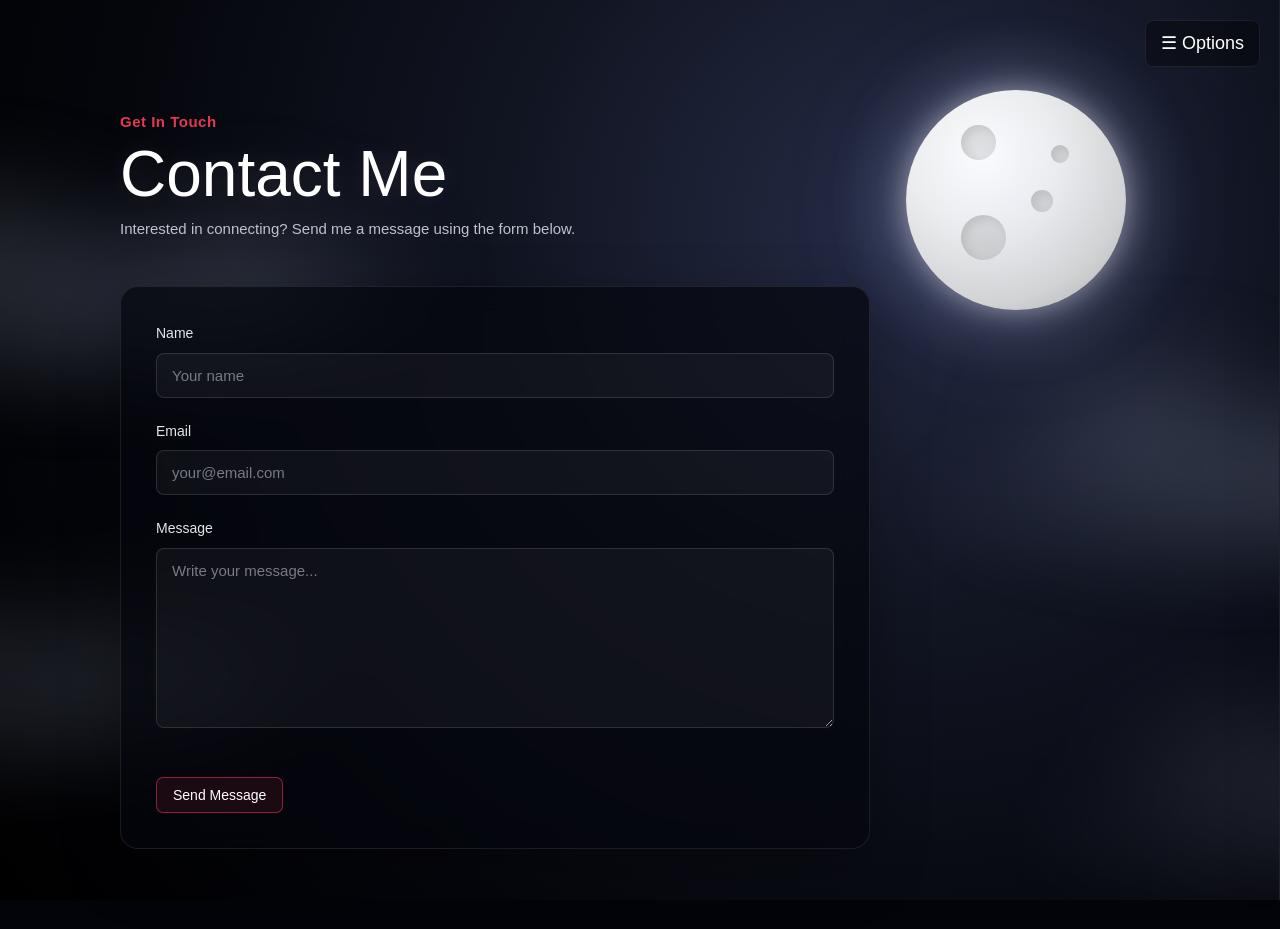
<file: message.html>
<!DOCTYPE html>
<html lang="en">

<head>

    <meta charset="UTF-8">

    <meta
        name="viewport"
        content="width=device-width, initial-scale=1.0"
    >

    <title>Message | Joaquin Cordova</title>

    <link rel="stylesheet" href="style.css">

</head>


<body>


    <!-- BACKGROUND -->

    <div class="night-sky">

        <div class="moon">

            <div class="moon-crater crater-1"></div>
            <div class="moon-crater crater-2"></div>
            <div class="moon-crater crater-3"></div>
            <div class="moon-crater crater-4"></div>

        </div>

        <div class="cloud cloud-1"></div>
        <div class="cloud cloud-2"></div>
        <div class="cloud cloud-3"></div>
        <div class="cloud cloud-4"></div>

    </div>


    <!-- NAVIGATION -->

    <div id="mySidenav" class="sidenav">

        <a
            href="javascript:void(0)"
            class="closebtn"
            onclick="closeNav()"
        >
            &times;
        </a>

        <a href="index.html">
            Home
        </a>

        <a href="skills.html">
            Skills
        </a>

        <a href="projects.html">
            Projects
        </a>

        <a href="message.html">
            Message
        </a>

    </div>


    <div
        class="options-button"
        onclick="openNav()"
    >
        ☰ Options
    </div>


    <!-- PAGE -->

    <main class="page">


        <header class="page-header">

            <div class="small-title">
                Get In Touch
            </div>

            <h1>
                Contact Me
            </h1>

            <p>
                Interested in connecting?
                Send me a message using the form below.
            </p>

        </header>


        <section class="contact-form">

            <form
                action="mailto:YOUR_EMAIL_HERE"
                method="post"
                enctype="text/plain"
            >


                <div class="form-group">

                    <label for="name">
                        Name
                    </label>

                    <input
                        type="text"
                        id="name"
                        name="name"
                        placeholder="Your name"
                        required
                    >

                </div>


                <div class="form-group">

                    <label for="email">
                        Email
                    </label>

                    <input
                        type="email"
                        id="email"
                        name="email"
                        placeholder="your@email.com"
                        required
                    >

                </div>


                <div class="form-group">

                    <label for="message">
                        Message
                    </label>

                    <textarea
                        id="message"
                        name="message"
                        placeholder="Write your message..."
                        required
                    ></textarea>

                </div>


                <button
                    type="submit"
                    class="button"
                >
                    Send Message
                </button>


            </form>

        </section>

    </main>


    <script src="script.js"></script>

</body>

</html>
</file>
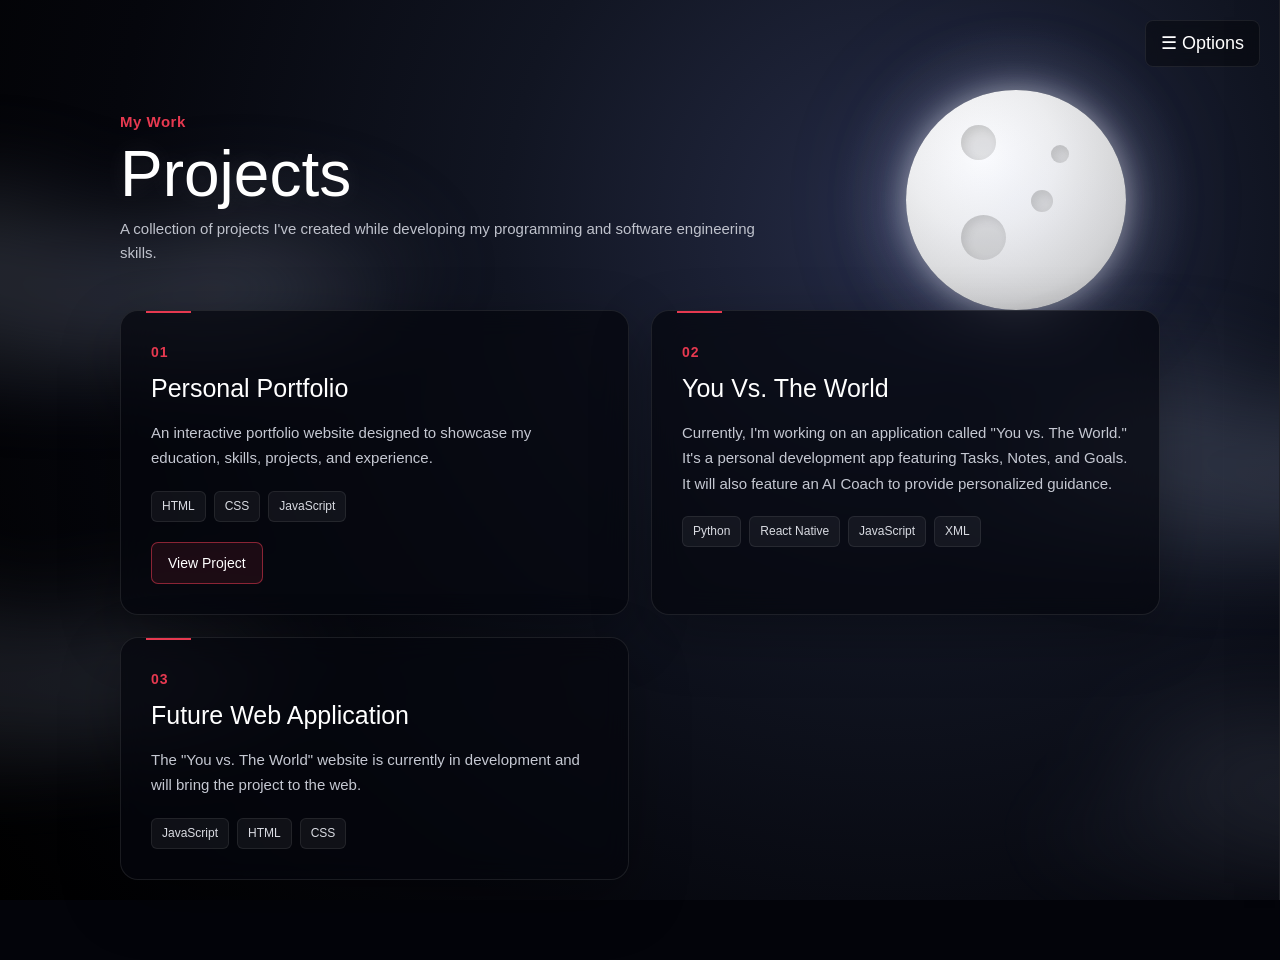
<file: projects.html>
<!DOCTYPE html>
<html lang="en">

<head>

    <meta charset="UTF-8">

    <meta
        name="viewport"
        content="width=device-width, initial-scale=1.0"
    >

    <title>Projects | Joaquin Cordova</title>

    <link rel="stylesheet" href="style.css">

</head>


<body>


    <!-- BACKGROUND -->

    <div class="night-sky">

        <div class="moon">

            <div class="moon-crater crater-1"></div>
            <div class="moon-crater crater-2"></div>
            <div class="moon-crater crater-3"></div>
            <div class="moon-crater crater-4"></div>

        </div>

        <div class="cloud cloud-1"></div>
        <div class="cloud cloud-2"></div>
        <div class="cloud cloud-3"></div>
        <div class="cloud cloud-4"></div>

    </div>


    <!-- NAVIGATION -->

    <div id="mySidenav" class="sidenav">

        <a
            href="javascript:void(0)"
            class="closebtn"
            onclick="closeNav()"
        >
            &times;
        </a>

        <a href="index.html">
            Home
        </a>

        <a href="skills.html">
            Skills
        </a>

        <a href="projects.html">
            Projects
        </a>

        <a href="message.html">
            Message
        </a>

    </div>


    <div
        class="options-button"
        onclick="openNav()"
    >
        ☰ Options
    </div>


    <!-- PAGE -->

    <main class="page">


        <header class="page-header">

            <div class="small-title">
                My Work
            </div>

            <h1>
                Projects
            </h1>

            <p>
                A collection of projects I've created
                while developing my programming and
                software engineering skills.
            </p>

        </header>


        <section class="card-grid">


            <!-- PROJECT 1 -->

            <div class="card">

                <h3>
                    01
                </h3>

                <h2>
                    Personal Portfolio
                </h2>

                <p>
                    An interactive portfolio website
                    designed to showcase my education,
                    skills, projects, and experience.
                </p>

                <div class="tags">

                    <span class="tag">
                        HTML
                    </span>

                    <span class="tag">
                        CSS
                    </span>

                    <span class="tag">
                        JavaScript
                    </span>

                </div>

                <a
                    href="index.html"
                    class="button"
                >
                    View Project
                </a>

            </div>


            <!-- PROJECT 2 -->

            <div class="card">

                <h3>
                    02
                </h3>

                <h2>
                    You Vs. The World
                </h2>

                <p>
                    Currently, I'm working on an application
                    called "You vs. The World." It's a personal
                    development app featuring Tasks, Notes,
                    and Goals. It will also feature an AI Coach
                    to provide personalized guidance.
                </p>

                <div class="tags">

                    <span class="tag">
                        Python
                    </span>

                    <span class="tag">
                        React Native
                    </span>

                    <span class="tag">
                        JavaScript
                    </span>

                    <span class="tag">
                        XML
                    </span>

                </div>

            </div>


            <!-- PROJECT 3 -->

            <div class="card">

                <h3>
                    03
                </h3>

                <h2>
                    Future Web Application
                </h2>

                <p>
                    The "You vs. The World" website is
                    currently in development and will
                    bring the project to the web.
                </p>

                <div class="tags">

                    <span class="tag">
                        JavaScript
                    </span>

                    <span class="tag">
                        HTML
                    </span>

                    <span class="tag">
                        CSS
                    </span>

                </div>

            </div>


        </section>

    </main>


    <script src="script.js"></script>

</body>

</html>
</file>
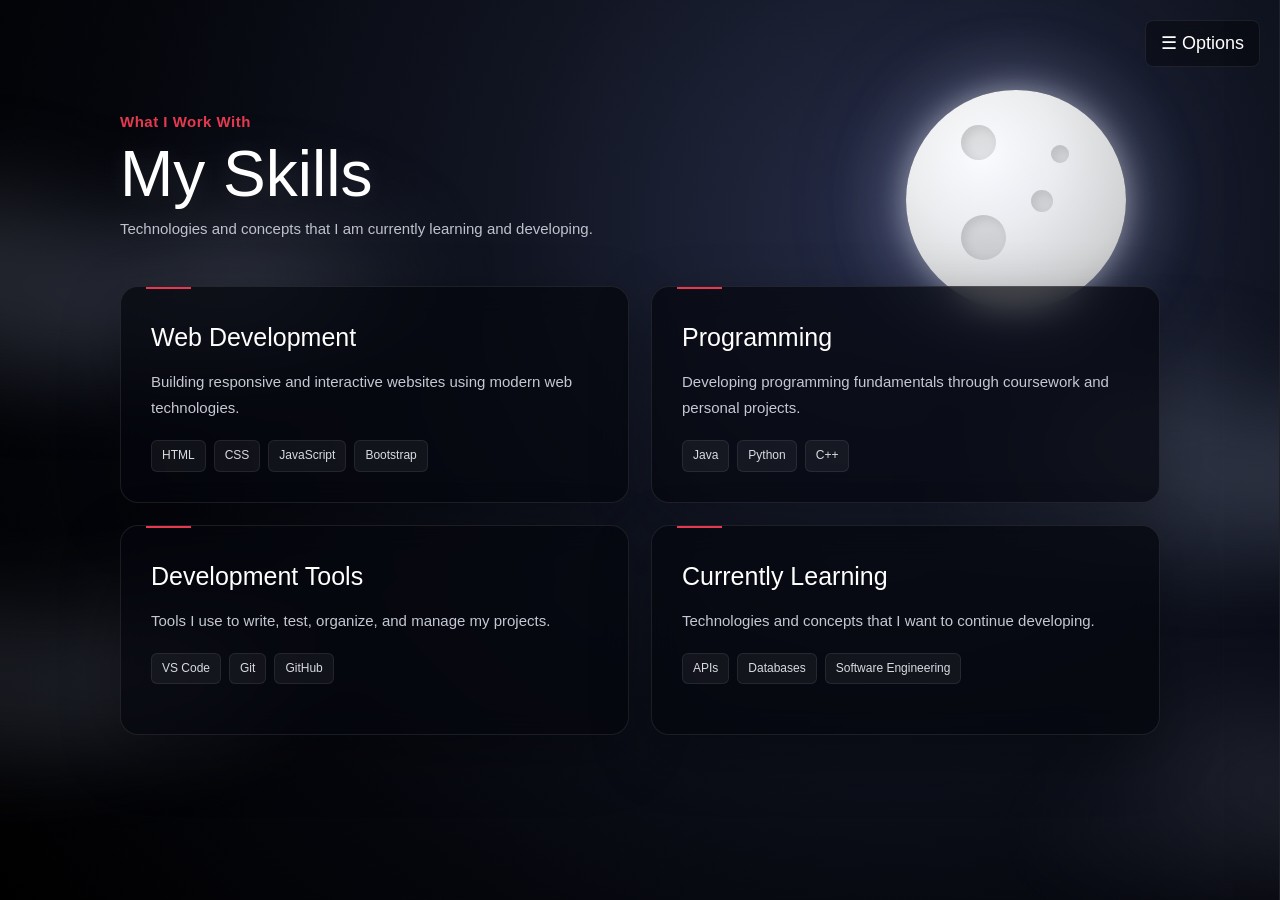
<file: skills.html>
<!DOCTYPE html>
<html lang="en">

<head>

    <meta charset="UTF-8">

    <meta
        name="viewport"
        content="width=device-width, initial-scale=1.0"
    >

    <title>Skills | Joaquin Cordova</title>

    <link rel="stylesheet" href="style.css">

</head>


<body>


    <!-- BACKGROUND -->

    <div class="night-sky">

        <div class="moon">

            <div class="moon-crater crater-1"></div>
            <div class="moon-crater crater-2"></div>
            <div class="moon-crater crater-3"></div>
            <div class="moon-crater crater-4"></div>

        </div>

        <div class="cloud cloud-1"></div>
        <div class="cloud cloud-2"></div>
        <div class="cloud cloud-3"></div>
        <div class="cloud cloud-4"></div>

    </div>


    <!-- NAVIGATION -->

    <div id="mySidenav" class="sidenav">

        <a
            href="javascript:void(0)"
            class="closebtn"
            onclick="closeNav()"
        >
            &times;
        </a>

        <a href="index.html">
            Home
        </a>

        <a href="skills.html">
            Skills
        </a>

        <a href="projects.html">
            Projects
        </a>

        <a href="message.html">
           Message
        </a>

    </div>


    <div
        class="options-button"
        onclick="openNav()"
    >
        ☰ Options
    </div>


    <!-- PAGE -->

    <main class="page">


        <header class="page-header">

            <div class="small-title">
                What I Work With
            </div>

            <h1>
                My Skills
            </h1>

            <p>
                Technologies and concepts that I am
                currently learning and developing.
            </p>

        </header>


        <section class="card-grid">


            <!-- WEB DEVELOPMENT -->

            <div class="card">

                <h2>
                    Web Development
                </h2>

                <p>
                    Building responsive and interactive
                    websites using modern web technologies.
                </p>

                <div class="tags">

                    <span class="tag">
                        HTML
                    </span>

                    <span class="tag">
                        CSS
                    </span>

                    <span class="tag">
                        JavaScript
                    </span>

                    <span class="tag">
                        Bootstrap
                    </span>

                </div>

            </div>


            <!-- PROGRAMMING -->

            <div class="card">

                <h2>
                    Programming
                </h2>

                <p>
                    Developing programming fundamentals
                    through coursework and personal projects.
                </p>

                <div class="tags">

                    <span class="tag">
                        Java
                    </span>

                    <span class="tag">
                        Python
                    </span>

                    <span class="tag">
                        C++
                    </span>

                </div>

            </div>


            <!-- DEVELOPMENT TOOLS -->

            <div class="card">

                <h2>
                    Development Tools
                </h2>

                <p>
                    Tools I use to write, test, organize,
                    and manage my projects.
                </p>

                <div class="tags">

                    <span class="tag">
                        VS Code
                    </span>

                    <span class="tag">
                        Git
                    </span>

                    <span class="tag">
                        GitHub
                    </span>

                </div>

            </div>


            <!-- CURRENTLY LEARNING -->

            <div class="card">

                <h2>
                    Currently Learning
                </h2>

                <p>
                    Technologies and concepts that I want
                    to continue developing.
                </p>

                <div class="tags">

                    <span class="tag">
                        APIs
                    </span>

                    <span class="tag">
                        Databases
                    </span>

                    <span class="tag">
                        Software Engineering
                    </span>

                </div>

            </div>


        </section>

    </main>


    <script src="script.js"></script>

</body>

</html>
</file>
<file: style.css>
/* =========================================================
   JOAQUIN CORDOVA PORTFOLIO
   Main Stylesheet
========================================================= */


/* =========================================================
   RESET
========================================================= */

* {
    box-sizing: border-box;
    margin: 0;
    padding: 0;
}

html {
    scroll-behavior: smooth;
}

body {
    min-height: 100vh;

    font-family:
        Arial,
        Helvetica,
        sans-serif;

    color: #ffffff;

    background: #03040a;

    line-height: 1.6;

    overflow-x: hidden;
}


/* =========================================================
   NIGHT SKY
========================================================= */

.night-sky {
    position: fixed;

    inset: 0;

    width: 100%;
    height: 100%;

    overflow: hidden;

    z-index: -10;

    background:
        radial-gradient(
            circle at 70% 25%,
            #252b45 0%,
            #111522 35%,
            #05060c 70%,
            #000000 100%
        );
}


/* =========================================================
   MOON
========================================================= */

.moon {
    position: absolute;

    width: 220px;
    height: 220px;

    top: 10%;
    right: 12%;

    border-radius: 50%;

    background:
        radial-gradient(
            circle at 35% 30%,
            #ffffff 0%,
            #eeeeee 35%,
            #d2d2d2 70%,
            #a8a8a8 100%
        );

    box-shadow:
        0 0 30px rgba(255, 255, 255, 0.45),
        0 0 80px rgba(180, 190, 255, 0.25),
        0 0 150px rgba(150, 160, 220, 0.12);

    transition:
        transform 0.25s ease-out;
}


/* Moonlight */

.moon::before {
    content: "";

    position: absolute;

    width: 360px;
    height: 360px;

    top: -70px;
    left: -70px;

    border-radius: 50%;

    background:
        radial-gradient(
            circle,
            rgba(210, 220, 255, 0.15),
            transparent 70%
        );

    pointer-events: none;
}


/* =========================================================
   MOON CRATERS
========================================================= */

.moon-crater {
    position: absolute;

    border-radius: 50%;

    background: rgba(100, 100, 100, 0.18);

    box-shadow:
        inset 4px 4px 8px rgba(80, 80, 80, 0.15);
}

.crater-1 {
    width: 35px;
    height: 35px;

    top: 35px;
    left: 55px;
}

.crater-2 {
    width: 22px;
    height: 22px;

    top: 100px;
    left: 125px;
}

.crater-3 {
    width: 45px;
    height: 45px;

    top: 125px;
    left: 55px;
}

.crater-4 {
    width: 18px;
    height: 18px;

    top: 55px;
    left: 145px;
}


/* =========================================================
   CLOUDS
========================================================= */

.cloud {
    position: absolute;

    width: 650px;
    height: 190px;

    border-radius: 50%;

    background:
        radial-gradient(
            ellipse,
            rgba(150, 160, 185, 0.20) 0%,
            rgba(100, 110, 135, 0.13) 45%,
            rgba(40, 45, 65, 0.05) 75%,
            transparent 100%
        );

    filter: blur(25px);

    pointer-events: none;

    transition:
        transform 0.8s ease-out;
}


/* Cloud wisps */

.cloud::before,
.cloud::after {
    content: "";

    position: absolute;

    border-radius: 50%;

    background:
        radial-gradient(
            ellipse,
            rgba(180, 190, 215, 0.18),
            rgba(100, 110, 135, 0.08) 55%,
            transparent 75%
        );

    filter: blur(25px);
}

.cloud::before {
    width: 360px;
    height: 180px;

    left: 50px;
    top: -75px;
}

.cloud::after {
    width: 420px;
    height: 200px;

    left: 280px;
    top: -55px;
}


/* =========================================================
   CLOUD POSITIONS
========================================================= */

.cloud-1 {
    top: 25%;
    left: -250px;

    animation:
        cloudDrift1 45s linear infinite;
}

.cloud-2 {
    top: 45%;
    right: -300px;

    animation:
        cloudDrift2 60s linear infinite;
}

.cloud-3 {
    top: 68%;
    left: -350px;

    opacity: 0.7;

    animation:
        cloudDrift1 75s linear infinite;
}

.cloud-4 {
    top: 82%;
    right: -400px;

    opacity: 0.65;

    animation:
        cloudDrift2 55s linear infinite;
}


/* =========================================================
   CLOUD ANIMATIONS
========================================================= */

@keyframes cloudDrift1 {
    from {
        transform:
            translateX(-100px)
            scale(1.2);
    }

    to {
        transform:
            translateX(500px)
            scale(1.2);
    }
}

@keyframes cloudDrift2 {
    from {
        transform:
            translateX(100px)
            scale(1.5);
    }

    to {
        transform:
            translateX(-500px)
            scale(1.5);
    }
}


/* =========================================================
   SIDE NAVIGATION
========================================================= */

.sidenav {
    height: 100%;

    width: 0;

    position: fixed;

    z-index: 1000;

    top: 0;
    right: 0;

    background:
        rgba(8, 9, 15, 0.96);

    overflow-x: hidden;

    transition: 0.4s;

    padding-top: 60px;

    backdrop-filter: blur(15px);

    border-left:
        1px solid rgba(255, 255, 255, 0.1);

    box-shadow:
        -20px 0 50px rgba(0, 0, 0, 0.35);
}

.sidenav a {
    display: block;

    padding:
        12px 8px 12px 32px;

    color: #b7bac5;

    text-decoration: none;

    font-size: 22px;

    transition:
        color 0.25s ease,
        background 0.25s ease;
}

.sidenav a:hover {
    color: #ffffff;

    background:
        rgba(230, 57, 80, 0.10);
}

.sidenav .closebtn {
    position: absolute;

    top: 8px;
    left: 25px;

    padding: 0;

    color: white;

    font-size: 36px;
}


/* =========================================================
   OPTIONS BUTTON
========================================================= */

.options-button {
    position: fixed;

    top: 20px;
    right: 20px;

    z-index: 900;

    padding:
        8px 15px;

    color: white;

    background:
        rgba(0, 0, 0, 0.35);

    border:
        1px solid rgba(255, 255, 255, 0.08);

    border-radius: 8px;

    backdrop-filter: blur(8px);

    font-size: 18px;

    cursor: pointer;

    transition:
        background 0.3s ease,
        transform 0.3s ease;
}

.options-button:hover {
    background:
        rgba(230, 57, 80, 0.15);

    border-color:
        rgba(230, 57, 80, 0.4);

    transform:
        translateY(-2px);
}


/* =========================================================
   GENERAL PAGE CONTENT
========================================================= */

.page {
    position: relative;

    z-index: 5;

    width: min(1100px, 100%);

    margin: 0 auto;

    padding:
        110px 30px 80px;
}


/* =========================================================
   PAGE HEADER
========================================================= */

.page-header {
    margin-bottom: 45px;
}

.small-title {
    margin-bottom: 5px;

    color: #e63950;

    font-size: 15px;

    font-weight: 600;

    letter-spacing: 0.5px;
}

.page-header h1 {
    margin-bottom: 8px;

    color: #ffffff;

    font-size:
        clamp(42px, 6vw, 64px);

    font-weight: 500;

    line-height: 1.1;

    text-shadow:
        0 0 25px rgba(255, 255, 255, 0.10);
}

.page-header p {
    max-width: 650px;

    color: #bfc2cc;

    font-size: 15px;
}


/* =========================================================
   CARD GRID
========================================================= */

.card-grid {
    display: grid;

    grid-template-columns:
        repeat(2, minmax(0, 1fr));

    gap: 22px;
}


/* =========================================================
   CARDS
========================================================= */

.card {
    position: relative;

    padding: 30px;

    min-height: 210px;

    background:
        rgba(5, 7, 14, 0.70);

    border:
        1px solid rgba(255, 255, 255, 0.09);

    border-radius: 18px;

    backdrop-filter: blur(14px);

    box-shadow:
        0 20px 60px
        rgba(0, 0, 0, 0.30);

    transition:
        transform 0.3s ease,
        border-color 0.3s ease,
        background 0.3s ease;
}

.card::before {
    content: "";

    position: absolute;

    top: 0;
    left: 25px;

    width: 45px;
    height: 2px;

    background:
        #e63950;
}

.card:hover {
    transform:
        translateY(-5px);

    background:
        rgba(10, 12, 20, 0.82);

    border-color:
        rgba(230, 57, 80, 0.35);
}

.card h3 {
    margin-bottom: 4px;

    color: #e63950;

    font-size: 14px;

    font-weight: 600;

    letter-spacing: 1px;
}

.card h2 {
    margin-bottom: 12px;

    color: #ffffff;

    font-size: 25px;

    font-weight: 500;
}

.card p {
    margin-bottom: 20px;

    color: #c5c8d2;

    font-size: 15px;

    line-height: 1.7;
}


/* =========================================================
   TAGS
========================================================= */

.tags {
    display: flex;

    flex-wrap: wrap;

    gap: 8px;

    margin-top: 15px;
}

.tag {
    display: inline-block;

    padding:
        5px 10px;

    color: #d9dbe2;

    background:
        rgba(255, 255, 255, 0.05);

    border:
        1px solid rgba(255, 255, 255, 0.08);

    border-radius: 6px;

    font-size: 12px;

    transition:
        background 0.25s ease,
        border-color 0.25s ease,
        color 0.25s ease;
}

.tag:hover {
    color: white;

    background:
        rgba(230, 57, 80, 0.12);

    border-color:
        rgba(230, 57, 80, 0.35);
}


/* =========================================================
   BUTTON
========================================================= */

.button {
    display: inline-block;

    margin-top: 20px;

    padding:
        9px 16px;

    color: #ffffff;

    background:
        rgba(230, 57, 80, 0.10);

    border:
        1px solid rgba(230, 57, 80, 0.55);

    border-radius: 7px;

    text-decoration: none;

    font-size: 14px;

    cursor: pointer;

    transition:
        background 0.25s ease,
        transform 0.25s ease,
        box-shadow 0.25s ease;
}

.button:hover {
    color: #ffffff;

    background:
        #e63950;

    transform:
        translateY(-2px);

    box-shadow:
        0 8px 25px
        rgba(230, 57, 80, 0.20);
}


/* =========================================================
   HOME / HERO
========================================================= */

.main-content {
    position: relative;

    z-index: 5;

    width: min(1100px, 100%);

    margin: auto;

    padding:
        80px 30px;
}

.hero {
    min-height: 80vh;

    display: flex;

    flex-direction: column;

    justify-content: center;

    align-items: center;

    text-align: center;
}

.profile-picture {
    width: 200px;
    height: 200px;

    object-fit: cover;

    border-radius: 50%;

    border:
        3px solid rgba(255, 255, 255, 0.85);

    box-shadow:
        0 0 35px rgba(255, 255, 255, 0.20),
        0 0 80px rgba(230, 57, 80, 0.06);

    margin-bottom: 25px;
}

.hero h1 {
    margin-bottom: 5px;

    color: #ffffff;

    font-size:
        clamp(40px, 7vw, 70px);

    font-weight: 500;

    line-height: 1.1;

    text-shadow:
        0 0 25px
        rgba(255, 255, 255, 0.15);
}

.hero-subtitle {
    margin-bottom: 50px;

    color: #d1d4dd;

    font-size: 16px;
}


/* =========================================================
   ABOUT SECTION
========================================================= */

.about-section {
    margin-bottom: 100px;

    padding: 45px;

    background:
        rgba(5, 7, 14, 0.68);

    border:
        1px solid
        rgba(255, 255, 255, 0.08);

    border-radius: 20px;

    backdrop-filter: blur(12px);

    box-shadow:
        0 20px 60px
        rgba(0, 0, 0, 0.35);
}

.about-section h2 {
    margin-bottom: 35px;

    color: #ffffff;

    font-size: 36px;

    font-weight: 500;

    text-align: center;
}

.about-section p {
    margin-bottom: 25px;

    color: #d0d3dc;

    font-size: 16px;

    line-height: 1.8;
}


/* =========================================================
   RED ACCENT
========================================================= */

.accent {
    color: #e63950;
}


/* =========================================================
   CONTACT FORM
========================================================= */

.contact-form {
    max-width: 750px;

    padding: 35px;

    background:
        rgba(5, 7, 14, 0.70);

    border:
        1px solid rgba(255, 255, 255, 0.09);

    border-radius: 18px;

    backdrop-filter: blur(14px);

    box-shadow:
        0 20px 60px
        rgba(0, 0, 0, 0.30);
}

.form-group {
    margin-bottom: 22px;
}

.form-group label {
    display: block;

    margin-bottom: 8px;

    color: #e5e6eb;

    font-size: 14px;
}

.form-group input,
.form-group textarea {
    width: 100%;

    padding:
        13px 15px;

    color: #ffffff;

    background:
        rgba(255, 255, 255, 0.045);

    border:
        1px solid rgba(255, 255, 255, 0.12);

    border-radius: 8px;

    outline: none;

    font-family: inherit;

    font-size: 15px;

    transition:
        border-color 0.25s ease,
        background 0.25s ease,
        box-shadow 0.25s ease;
}

.form-group input::placeholder,
.form-group textarea::placeholder {
    color: #777b87;
}

.form-group input:focus,
.form-group textarea:focus {
    background:
        rgba(255, 255, 255, 0.07);

    border-color:
        rgba(230, 57, 80, 0.7);

    box-shadow:
        0 0 0 3px
        rgba(230, 57, 80, 0.08);
}

.form-group textarea {
    min-height: 180px;

    resize: vertical;
}


/* =========================================================
   MOBILE
========================================================= */

@media screen and (max-width: 768px) {

    .moon {
        width: 140px;
        height: 140px;

        right: 5%;
        top: 12%;
    }

    .moon::before {
        width: 240px;
        height: 240px;

        top: -50px;
        left: -50px;
    }

    .main-content {
        padding:
            70px 20px;
    }

    .page {
        padding:
            90px 20px 60px;
    }

    .profile-picture {
        width: 150px;
        height: 150px;
    }

    .about-section {
        padding: 25px;
    }

    .about-section h2 {
        font-size: 30px;
    }

    .card-grid {
        grid-template-columns: 1fr;

        gap: 18px;
    }

    .card {
        padding: 25px;
    }

    .cloud {
        width: 350px;
    }

    .options-button {
        top: 15px;
        right: 15px;

        font-size: 16px;
    }

    .page-header h1 {
        font-size: 44px;
    }

    .contact-form {
        padding: 25px;
    }
}


/* =========================================================
   SMALL PHONES
========================================================= */

@media screen and (max-width: 480px) {

    .hero {
        min-height: 75vh;
    }

    .profile-picture {
        width: 125px;
        height: 125px;
    }

    .hero h1 {
        font-size: 38px;
    }

    .hero-subtitle {
        max-width: 300px;

        margin-bottom: 30px;

        font-size: 14px;
    }

    .page-header h1 {
        font-size: 38px;
    }

    .card h2 {
        font-size: 22px;
    }

    .sidenav a {
        font-size: 20px;
    }
}


/* =========================================================
   REDUCED MOTION
========================================================= */

@media (prefers-reduced-motion: reduce) {

    html {
        scroll-behavior: auto;
    }

    .cloud {
        animation: none;
    }

    .moon {
        transition: none;
    }

    .card,
    .button,
    .options-button {
        transition: none;
    }
}
</file>
